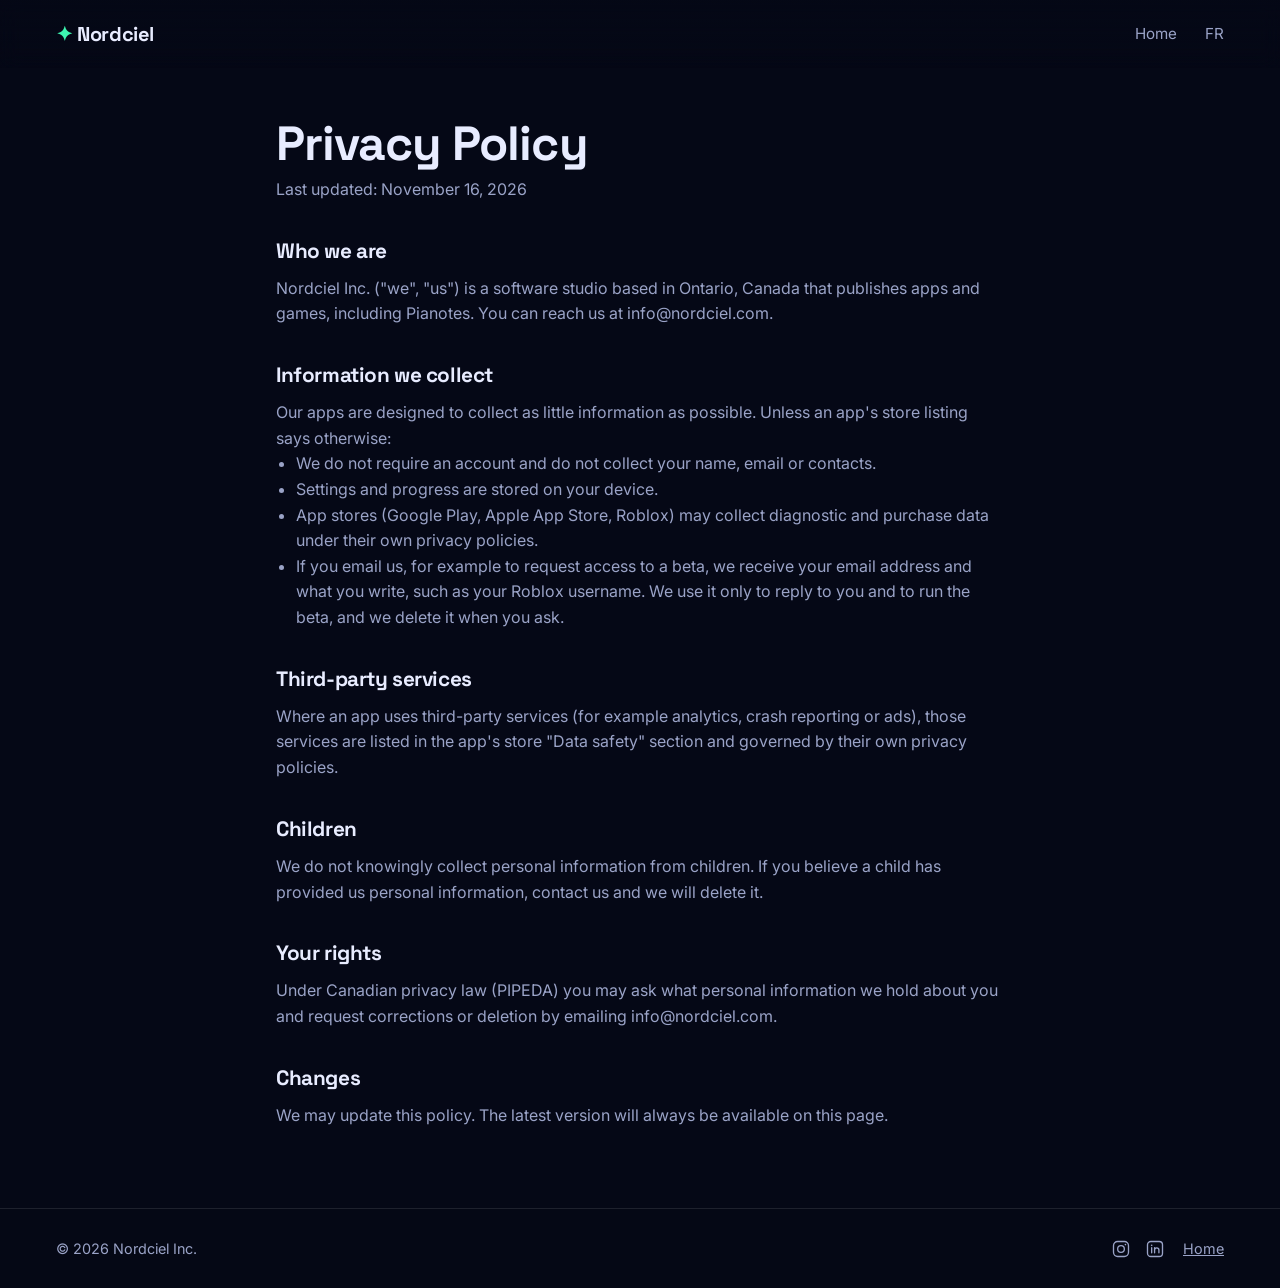
<file: privacy.html>
<!doctype html>
<html lang="en">
<head>
  <meta charset="utf-8" />
  <meta name="viewport" content="width=device-width, initial-scale=1" />
  <title data-i18n="privacy.metaTitle">Privacy Policy — Nordciel</title>
  <link rel="alternate" hreflang="en" href="https://nordciel.com/privacy.html" />
  <link rel="alternate" hreflang="fr" href="https://nordciel.com/privacy.html?lang=fr" />
  <link rel="icon" href="favicon.svg" type="image/svg+xml" />
  <link href="https://fonts.googleapis.com/css2?family=Space+Grotesk:wght@400;500;700&family=Inter:wght@400;500&display=swap" rel="stylesheet" />
  <link rel="stylesheet" href="styles.css?v=__BUILD__" />
</head>
<body>
  <header class="nav">
    <a class="brand" href="index.html" data-home-link><span class="brand-mark">✦</span> Nordciel</a>
    <nav>
      <a href="index.html" data-home-link data-i18n="privacy.home">Home</a>
      <a href="?lang=fr" data-lang-switch>FR</a>
    </nav>
  </header>
  <main class="doc">
    <h1 data-i18n="privacy.title">Privacy Policy</h1>
    <p data-i18n="privacy.updated">Last updated: November 16, 2026</p>

    <h2 data-i18n="privacy.whoTitle">Who we are</h2>
    <p data-i18n="privacy.who">Nordciel Inc. ("we", "us") is a software studio based in Ontario, Canada that publishes apps and games, including Pianotes. You can reach us at info [at] nordciel [dot] com.</p>

    <h2 data-i18n="privacy.collectTitle">Information we collect</h2>
    <p data-i18n="privacy.collect">Our apps are designed to collect as little information as possible. Unless an app's store listing says otherwise:</p>
    <ul>
      <li data-i18n="privacy.collect1">We do not require an account and do not collect your name, email or contacts.</li>
      <li data-i18n="privacy.collect2">Settings and progress are stored on your device.</li>
      <li data-i18n="privacy.collect3">App stores (Google Play, Apple App Store, Roblox) may collect diagnostic and purchase data under their own privacy policies.</li>
      <li data-i18n="privacy.collect4">If you email us, for example to request access to a beta, we receive your email address and what you write, such as your Roblox username. We use it only to reply to you and to run the beta, and we delete it when you ask.</li>
    </ul>

    <h2 data-i18n="privacy.thirdTitle">Third-party services</h2>
    <p data-i18n="privacy.third">Where an app uses third-party services (for example analytics, crash reporting or ads), those services are listed in the app's store "Data safety" section and governed by their own privacy policies.</p>

    <h2 data-i18n="privacy.childrenTitle">Children</h2>
    <p data-i18n="privacy.children">We do not knowingly collect personal information from children. If you believe a child has provided us personal information, contact us and we will delete it.</p>

    <h2 data-i18n="privacy.rightsTitle">Your rights</h2>
    <p data-i18n="privacy.rights">Under Canadian privacy law (PIPEDA) you may ask what personal information we hold about you and request corrections or deletion by emailing info [at] nordciel [dot] com.</p>

    <h2 data-i18n="privacy.changesTitle">Changes</h2>
    <p data-i18n="privacy.changes">We may update this policy. The latest version will always be available on this page.</p>
  </main>
  <footer class="footer">
    <span data-i18n="footer.copyright">© 2026 Nordciel Inc.</span>
    <span class="footer-links">
      <span class="socials">
        <a class="social" href="https://www.instagram.com/nordcielinc/" target="_blank" rel="me noopener" aria-label="Instagram" title="Instagram"><svg viewBox="0 0 24 24" aria-hidden="true"><rect x="3" y="3" width="18" height="18" rx="5"/><circle cx="12" cy="12" r="4"/><circle cx="17.3" cy="6.7" r="1" class="fill"/></svg></a>
        <a class="social" href="https://www.linkedin.com/company/nordciel/" target="_blank" rel="me noopener" aria-label="LinkedIn" title="LinkedIn"><svg viewBox="0 0 24 24" aria-hidden="true"><rect x="3" y="3" width="18" height="18" rx="4"/><path d="M8 10.5v6M11.5 16.5v-6M11.5 13.2a2.6 2.6 0 0 1 5.2 0v3.3"/><circle cx="8" cy="7.6" r="1" class="fill"/></svg></a>
      </span>
      <a href="index.html" data-home-link data-i18n="privacy.home">Home</a>
    </span>
  </footer>
  <script type="module">
    import { initI18n, onLangChange } from './i18n.js?v=__BUILD__';
    // Keep the chosen language when going back to the home page.
    const syncHome = () => document.querySelectorAll('[data-home-link]').forEach((a) => { a.href = 'index.html' + location.search; });
    await initI18n();
    syncHome();
    onLangChange(syncHome);
  </script>
  <script type="module" src="cursor.js?v=__BUILD__"></script>
</body>
</html>
</file>
<file: styles.css>
:root {
  --bg: #050816;
  --text: #e8ecff;
  --muted: #9aa3c7;
  --aurora-1: #3df5b0;
  --aurora-2: #7b6cff;
  --card: rgba(255, 255, 255, 0.04);
  --border: rgba(255, 255, 255, 0.1);
}

* { box-sizing: border-box; margin: 0; padding: 0; }
html { scroll-behavior: smooth; }
body {
  background: var(--bg);
  color: var(--text);
  font-family: Inter, system-ui, sans-serif;
  line-height: 1.6;
  overflow-x: hidden;
}

#sky { position: fixed; inset: 0; width: 100%; height: 100%; z-index: 0; display: block; }
main, .nav, .footer { position: relative; z-index: 1; }

h1, h2, h3, .brand { font-family: "Space Grotesk", sans-serif; letter-spacing: -0.02em; }

.nav {
  position: fixed; top: 0; left: 0; right: 0;
  display: flex; justify-content: space-between; align-items: center;
  padding: 18px clamp(16px, 5vw, 56px);
  backdrop-filter: blur(10px);
  background: linear-gradient(to bottom, rgba(5, 8, 22, 0.7), rgba(5, 8, 22, 0));
}
.brand { color: var(--text); text-decoration: none; font-weight: 700; font-size: 1.25rem; }
.brand-mark { color: var(--aurora-1); }
.nav nav a { color: var(--muted); text-decoration: none; margin-left: 24px; font-size: 0.95rem; transition: color .2s; }
.nav nav a:hover { color: var(--text); }

.hero {
  min-height: 100vh;
  display: flex; flex-direction: column; justify-content: center;
  padding: 120px clamp(16px, 8vw, 120px) 80px;
  max-width: 1100px;
}
.eyebrow { color: var(--aurora-1); text-transform: uppercase; letter-spacing: 0.2em; font-size: 0.8rem; margin-bottom: 16px; }
h1 { font-size: clamp(2.6rem, 8vw, 6rem); line-height: 1.02; font-weight: 700; }
.glow {
  background: linear-gradient(90deg, var(--aurora-1), var(--aurora-2));
  -webkit-background-clip: text; background-clip: text; color: transparent;
}
.lead { color: var(--muted); font-size: clamp(1.05rem, 2vw, 1.25rem); max-width: 560px; margin-top: 24px; }
.cta { display: flex; flex-wrap: wrap; gap: 14px; margin-top: 36px; }

.btn {
  display: inline-block; padding: 14px 26px; border-radius: 999px;
  text-decoration: none; font-weight: 500; transition: transform .2s, box-shadow .2s, background .2s;
}
.btn.primary { background: linear-gradient(90deg, var(--aurora-1), var(--aurora-2)); color: #050816; }
.btn.primary:hover { transform: translateY(-2px); box-shadow: 0 10px 40px rgba(61, 245, 176, 0.35); }
.btn.ghost { border: 1px solid var(--border); color: var(--text); }
.btn.ghost:hover { background: rgba(255, 255, 255, 0.06); }
.btn.big { font-size: 1.2rem; padding: 18px 34px; margin-top: 32px; }

.scroll-hint {
  position: absolute; bottom: 32px; left: 50%; transform: translateX(-50%);
  color: var(--muted); font-size: 0.75rem; letter-spacing: 0.3em; text-transform: uppercase;
  animation: bob 2s ease-in-out infinite;
}
@keyframes bob { 50% { transform: translate(-50%, 6px); opacity: 0.5; } }

.section { padding: 120px clamp(16px, 8vw, 120px); max-width: 1200px; margin: 0 auto; }
.section h2 { font-size: clamp(2rem, 5vw, 3.2rem); margin-bottom: 40px; }

.cards { display: grid; grid-template-columns: repeat(auto-fit, minmax(260px, 1fr)); gap: 20px; }
.card {
  background: var(--card); border: 1px solid var(--border); border-radius: 20px;
  padding: 28px; backdrop-filter: blur(12px);
  transition: transform .3s, border-color .3s;
  opacity: 0; transform: translateY(30px);
}
.card.visible { opacity: 1; transform: translateY(0); transition: opacity .7s, transform .7s, border-color .3s; }
.card:hover { border-color: rgba(61, 245, 176, 0.5); }
.card h3 { font-size: 1.3rem; margin-bottom: 10px; }
.card p { color: var(--muted); }
.card-icon { font-size: 1.8rem; color: var(--aurora-1); margin-bottom: 16px; }
.link { display: inline-block; margin-top: 16px; color: var(--aurora-1); text-decoration: none; }
.tag { display: inline-block; margin-top: 16px; font-size: 0.8rem; color: var(--aurora-2); border: 1px solid var(--aurora-2); border-radius: 999px; padding: 2px 12px; }

.contact { text-align: center; padding-bottom: 160px; }
.contact .lead { margin-left: auto; margin-right: auto; }

.footer {
  display: flex; justify-content: space-between; flex-wrap: wrap; gap: 12px;
  padding: 28px clamp(16px, 5vw, 56px); border-top: 1px solid var(--border);
  color: var(--muted); font-size: 0.9rem; background: rgba(5, 8, 22, 0.8);
}
.footer a { color: var(--muted); }
.footer-links { display: inline-flex; align-items: center; gap: 18px; }

/* Social links: icons only */
.socials { display: inline-flex; align-items: center; gap: 14px; }
.social { display: inline-flex; color: var(--muted); transition: color .2s; }
.social:hover, .social:focus-visible { color: var(--aurora-1); }
.social svg { width: 20px; height: 20px; fill: none; stroke: currentColor; stroke-width: 1.6; stroke-linecap: round; }
.social svg .fill { fill: currentColor; stroke: none; }
.contact-socials { margin-top: 28px; }
.contact-socials .social svg { width: 28px; height: 28px; }
.contact-socials .socials { gap: 22px; }

/* Privacy page */
.doc { position: relative; z-index: 1; max-width: 760px; margin: 0 auto; padding: 120px 16px 80px; }
.doc h1 { font-size: clamp(2rem, 6vw, 3rem); margin-bottom: 8px; }
.doc h2 { font-size: 1.3rem; margin: 32px 0 8px; }
.doc p, .doc li { color: var(--muted); }
.doc ul { padding-left: 20px; }
.doc a { color: var(--aurora-1); }

@media (max-width: 560px) {
  .nav nav a { margin-left: 14px; font-size: 0.85rem; }
}

@media (prefers-reduced-motion: reduce) {
  html { scroll-behavior: auto; }
  .scroll-hint { animation: none; }
  .card { opacity: 1; transform: none; }
}

/* ---------- 3D site mode ---------- */
html:has(body.site:not(.fallback)), body.site:not(.fallback) { overflow: hidden; height: 100%; overscroll-behavior: none; }
body.site:not(.fallback) #sky { touch-action: none; }
body.site:not(.fallback) .a11y {
  position: absolute; width: 1px; height: 1px; overflow: hidden;
  clip: rect(0 0 0 0); clip-path: inset(50%); white-space: nowrap;
}
body.site.fallback #sky { display: none; }
body.site.fallback {
  background: radial-gradient(ellipse at top, #12204a, #050816 70%) fixed;
}
body.site.fallback .card { opacity: 1; transform: none; }

#loader {
  position: fixed; inset: 0; z-index: 10;
  display: flex; flex-direction: column; align-items: center; justify-content: center; gap: 14px;
  background: var(--bg);
  transition: opacity .8s ease, visibility .8s;
}
body:not(.boot) #loader { opacity: 0; visibility: hidden; pointer-events: none; }
.loader-mark { color: var(--aurora-1); font-size: 2rem; animation: spin 3s linear infinite; }
.loader-name { font-family: "Space Grotesk", sans-serif; font-weight: 700; letter-spacing: .4em; color: var(--text); }
.loader-bar { width: 140px; height: 2px; background: rgba(255,255,255,.08); overflow: hidden; border-radius: 2px; }
.loader-bar span { display: block; width: 40%; height: 100%; background: linear-gradient(90deg, var(--aurora-1), var(--aurora-2)); animation: load 1.2s ease-in-out infinite; }
@keyframes spin { to { transform: rotate(360deg); } }
@keyframes load { from { transform: translateX(-100%); } to { transform: translateX(250%); } }

/* ---------- Work categories (HTML fallback) ---------- */
.category { margin-top: 48px; }
.category:first-of-type { margin-top: 0; }
.category-title {
  display: flex; align-items: center; gap: 16px; margin-bottom: 20px;
  font-family: "Space Grotesk", sans-serif; font-size: 0.85rem; font-weight: 500;
  letter-spacing: 0.3em; text-transform: uppercase; color: var(--aurora-1);
}
.category-title::after { content: ""; flex: 1; height: 1px; background: linear-gradient(90deg, rgba(61, 245, 176, 0.4), transparent); }
.kind { color: var(--aurora-1); font-size: 0.75rem; letter-spacing: 0.25em; text-transform: uppercase; margin-bottom: 8px; }
.card .link { font-size: 0.9rem; }

/* ---------- Comet cursor (cursor.js) ---------- */
.comet-cursor { position: fixed; inset: 0; width: 100%; height: 100%; z-index: 100; pointer-events: none; }
html.comet-on, html.comet-on * { cursor: none !important; }
.card .beta-link { margin-left: 14px; font-size: 0.9rem; }
</file>
